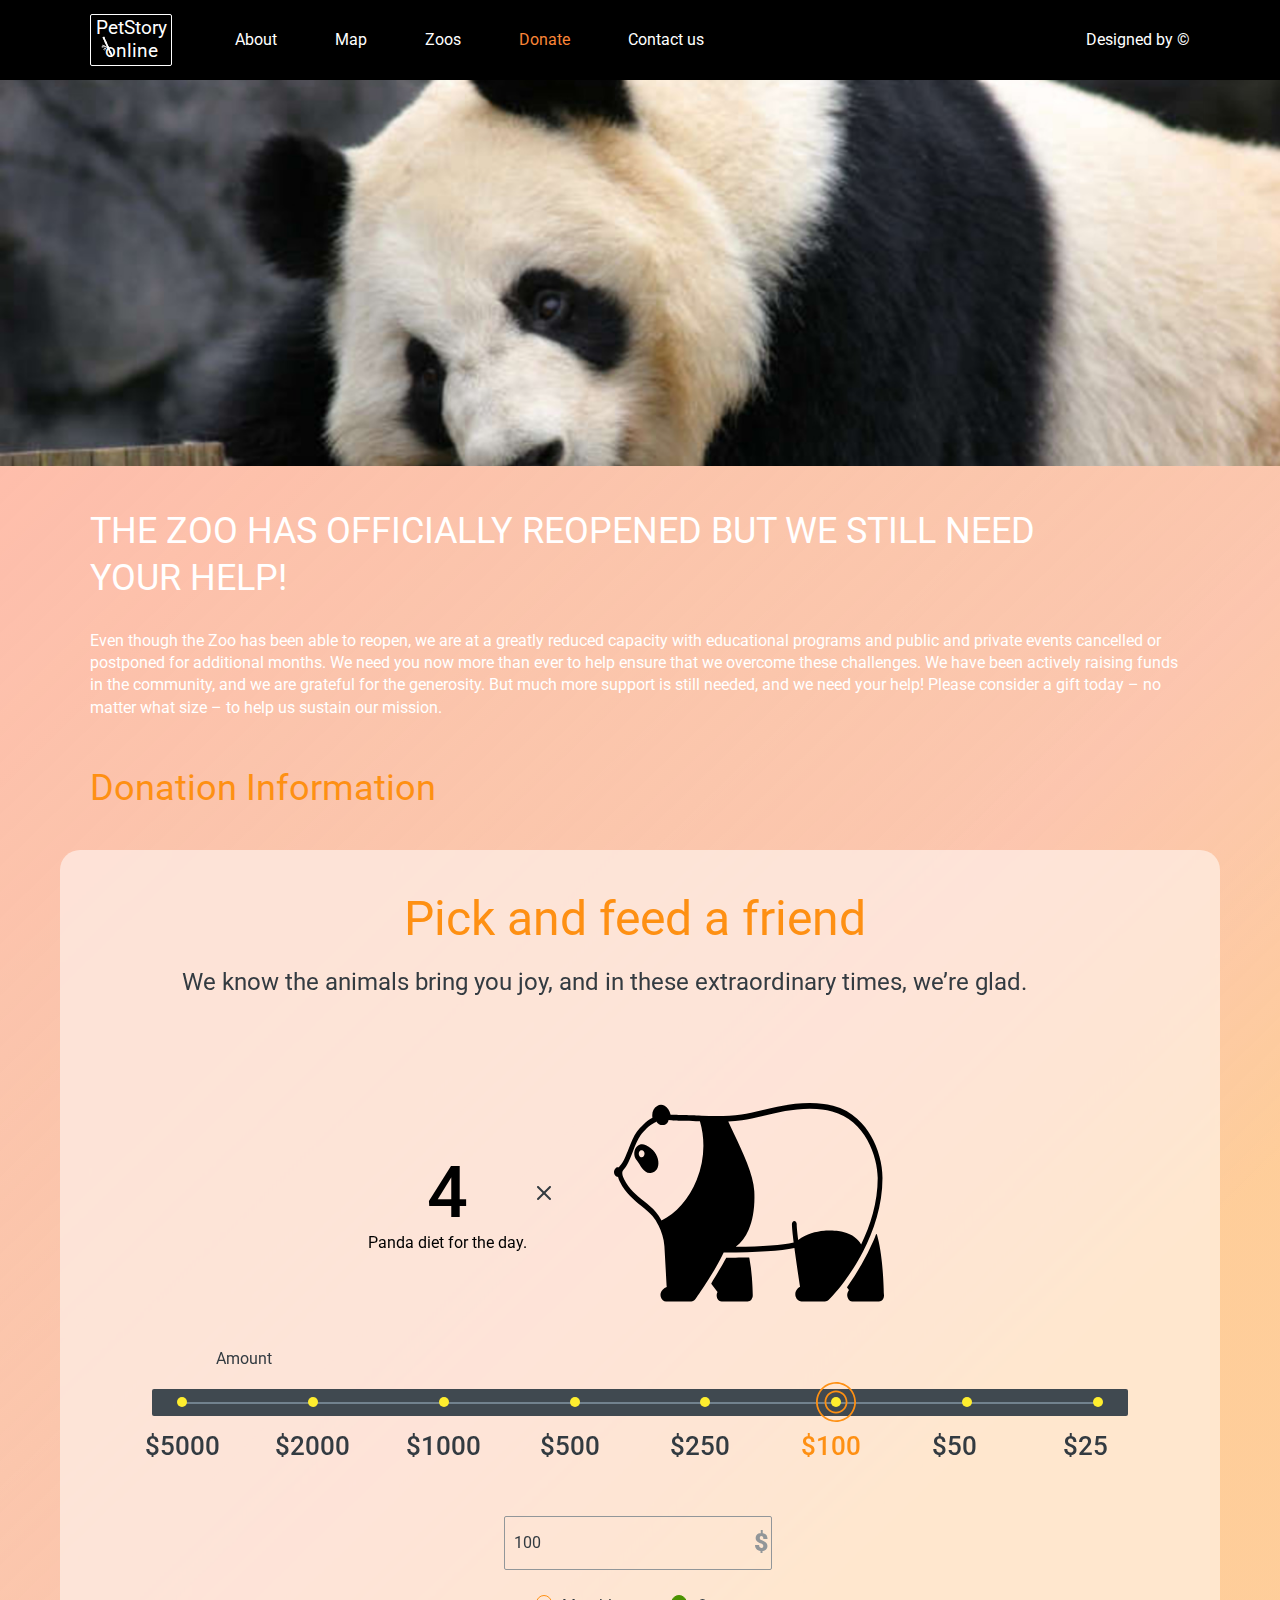
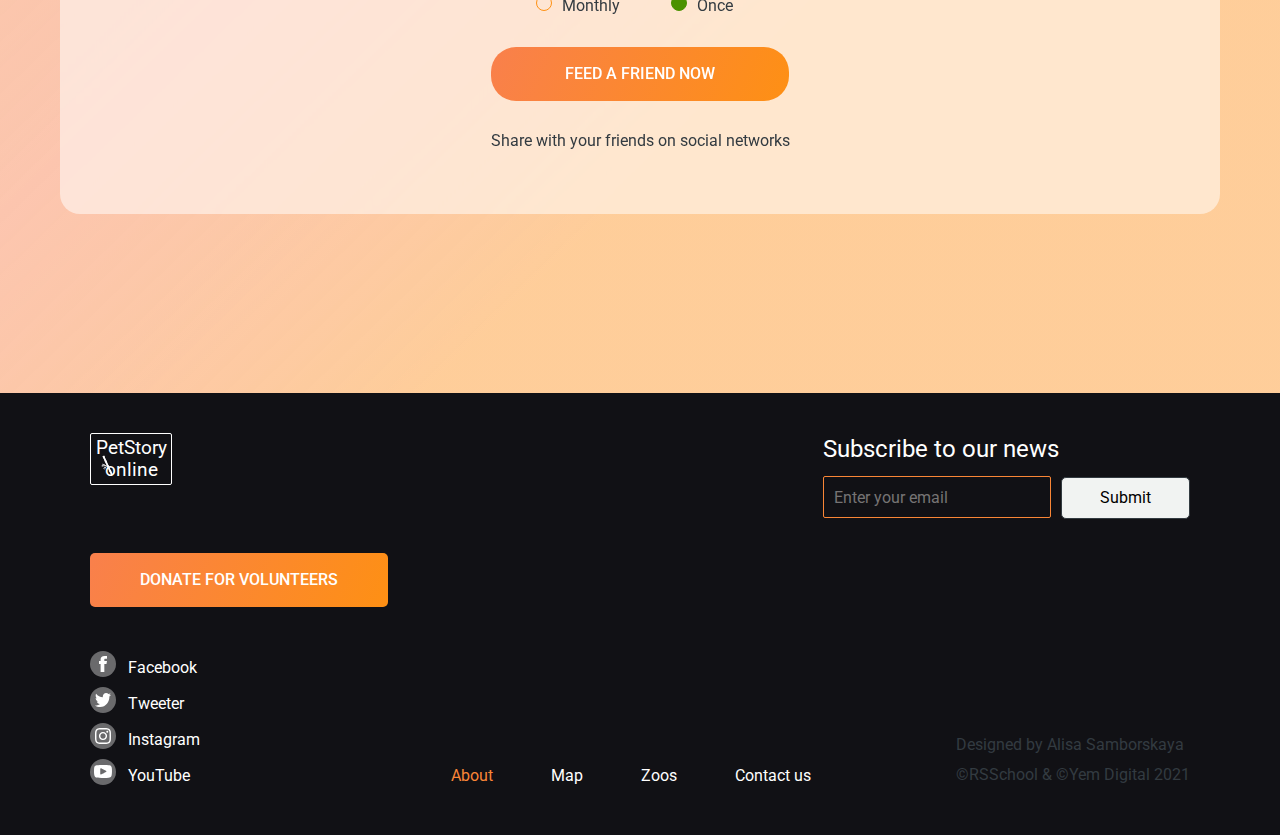
<file: pages/donate/index.html>
<!DOCTYPE html>
<html lang="en">

<head>
    <meta charset="UTF-8" />
    <meta http-equiv="X-UA-Compatible" content="IE=edge" />
    <meta name="viewport" content="width=device-width, initial-scale=1.0" />
    <link href="https://fonts.googleapis.com/css2?family=Roboto:wght@300;400;500;700&display=swap" rel="stylesheet" />
    <link rel="stylesheet" href="../../assets/style/normalize.css" />
    <link rel="stylesheet" href="../../assets/style/styles.css" />
    <link rel="stylesheet" href="../donate/style.css"/>
    <title>Online-zoo</title>
</head>

<body>
    <!-- <div class="container"> -->
    <div id="mobile-menu-bg" class="mobile-menu-bg">
    </div>
    <header id="header" class="header">
        <div class="inner-header container">
            <table class="logo">
                <td>
                    <h1 class="logo-text">
                        <a href="../main/index.html">
                            <img class="white-bamboo" src="../../assets/icons/bamboo.svg" alt="" />
                            <!-- <img class="orange-bamboo" src="../../assets/images/bamboo-orange.svg" alt="" /> -->
                            PetStory<br />
                            online
                        </a>
                    </h1>
                </td>
            </table>
            <nav>
                <ul class="nav-menu">
                    <li><a href="../main/index.html">About</a></li>
                    <li><a href="#">Map</a></li>
                    <li><a href="#">Zoos</a></li>
                    <li><a href="../donate/index.html" class="active-tab">Donate</a></li>
                    <li><a href="#">Contact us</a></li>
                    <li class="designed-link"><a
                            href="https://www.figma.com/file/ypzT9idgAILaSRVRmDAJxn/online-zoo-3-weeks">
                            Designed by ©
                        </a></li>
                </ul>

            </nav>
            <div class="figma-link right-corner">
                <div class="hamburger" id="hamburger2">
                    <span></span>
                    <span></span>
                    <span></span>
                    <span></span>
                </div>
                <a href="https://www.figma.com/file/ypzT9idgAILaSRVRmDAJxn/online-zoo-3-weeks">
                    Designed by ©
                </a>
            </div>
        </div>

    </header>
    <main>
        <section class="panda"></section>
        <section class="need-help">
            <div class="inner-need-help container">
                <h3>
                    THE ZOO HAS OFFICIALLY REOPENED BUT WE STILL NEED YOUR HELP!
                </h3>
                <p>
                    Even though the Zoo has been able to reopen, we are at a greatly
                    reduced capacity with educational programs and public and private
                    events cancelled or postponed for additional months. We need you
                    now more than ever to help ensure that we overcome these
                    challenges. We have been actively raising funds in the community,
                    and we are grateful for the generosity. But much more support is
                    still needed, and we need your help! Please consider a gift today
                    – no matter what size – to help us sustain our mission.
                </p>
                <h3 class="info-header">Donation Information</h3>
            </div>
            <!-- </section> -->
            <!-- <section class="donation-info"> -->
            <div class="pick-feed container">
                <h2>Pick and feed a friend </h2>
                <p class="subtitle">
                    We know the animals bring you joy, and in these extraordinary
                    times, we’re glad.
                </p>
                <figure>
                    <figcaption>
                        <div class="count">
                            <p>4</p>
                            <p>Panda diet for the day.</p>
                        </div>

                    </figcaption>
                    <div class="x"> <img src="../../assets/icons/x_icon.svg" alt=""> </div>
                    <img src="../../assets/images/panda_widget1.svg" alt="panda" />
                </figure>

                <form action="" class="container">
                    <fieldset class="amount">
                        <legend>Amount</legend>
                        <div class="range-holder">
                            <hr>
                            <div class="choose-amount">
                                <div class="input-label-holder sum5000">
                                    <input type="radio" name="radios" id="sum-5000" value="5000" />
                                    <label for="sum-5000"><img src="../../assets/icons/EllipseYellow.svg"> <img
                                            src="../../assets/icons/roller_icon.svg" class="checked"> </label>
                                    <p class="sum-value">$5000</p>
                                </div>
                                <div class="input-label-holder sum2000">
                                    <input type="radio" name="radios" id="sum-2000" value="2000" />
                                    <label for="sum-2000"><img src="../../assets/icons/EllipseYellow.svg"> <img
                                            src="../../assets/icons/roller_icon.svg" class="checked"></label>
                                    <p>$2000</p>
                                </div>
                                <div class="input-label-holder sum1000">
                                    <input type="radio" name="radios" id="sum-1000" value="1000" />
                                    <label for="sum-1000"><img src="../../assets/icons/EllipseYellow.svg"> <img
                                            src="../../assets/icons/roller_icon.svg" class="checked"></label>
                                    <p>$1000</p>
                                </div>

                                <div class="input-label-holder sum500">
                                    <input type="radio" name="radios" id="sum-500" value="500" />
                                    <label for="sum-500"><img src="../../assets/icons/EllipseYellow.svg"> <img
                                            src="../../assets/icons/roller_icon.svg" class="checked"></label>
                                    <p id="d500">$500</p>
                                </div>

                                <div class="input-label-holder sum250">
                                    <input type="radio" name="radios" id="sum-250" value="250" />
                                    <label for="sum-250"><img src="../../assets/icons/EllipseYellow.svg"> <img
                                            src="../../assets/icons/roller_icon.svg" class="checked"></label>
                                    <p id="d250">$250</p>
                                </div>

                                <div class="input-label-holder sum100">
                                    <input type="radio" name="radios" id="sum-100" value="100" checked />
                                    <label for="sum-100"><img src="../../assets/icons/EllipseYellow.svg"> <img
                                            src="../../assets/icons/roller_icon.svg" class="checked"></label>
                                    <p id="d100">$100</p>
                                </div>

                                <div class="input-label-holder sum50">
                                    <input type="radio" name="radios" id="sum-50" value="50" />
                                    <label for="sum-50"><img src="../../assets/icons/EllipseYellow.svg"> <img
                                            src="../../assets/icons/roller_icon.svg" class="checked"></label>
                                    <p id="d50">$50</p>
                                </div>
                                <div class="input-label-holder sum25">
                                    <input type="radio" name="radios" id="sum-25" value="25" />
                                    <label for="sum-25"><img src="../../assets/icons/EllipseYellow.svg"> <img
                                            src="../../assets/icons/roller_icon.svg" class="checked"></label>
                                    <p id="d25">$25</p>
                                </div>

                                <input type="radio" name="radios" id="custom" value="custom" class="reset-radios" />

                            </div>
                        </div>


                        <label class="num-input"><input type="number" name="custom-amount" min="1" max="9999"
                                placeholder="Another amount" value="100" id="amount-input" />
                            <p>$</p>
                        </label>
                    </fieldset>
                    <div class="term">
                        <fieldset class="term">
                            <input type="radio" name="term" id="monthly" value="monthly" />

                            <label for="monthly"><img src="../../assets/icons/orangedot.svg"><img
                                    src="../../assets/icons/radio-dot-green.svg" class="checked">Monthly</label>
                            <input type="radio" name="term" id="once" value="once" checked />

                            <label for="once"><img src="../../assets/icons/orangedot.svg"><img
                                    src="../../assets/icons/radio-dot-green.svg" class="checked">Once</label>
                        </fieldset>
                    </div>
                    <form action="../donate/index.html">
                        <input type="submit" value="FEED A FRIEND NOW" class="feed-btn btn btn-look">
                        <a href="../donate/index.html" class="btn"></a>
                        </input>
                    </form>
                </form>
                <p class="share-friends">Share with your friends on social networks</p>
            </div>
            <div class="dot">.</div>
        </section>
    </main>
    <footer>
        <div class="inner-footer container">
            <div class="donate-subscribe-line">
                <div class="col">
                    <table class="logo">
                        <td>
                            <p class="logo-text">
                                <a href="../main/index.html">
                                    <img src="../../assets/icons/bamboo.svg" alt="" />
                                    PetStory
                                    online
                                </a>
                            </p>
                        </td>
                    </table>
                    <form class="donate-btn big-screen" action="../donate/index.html">
                        <button class="sqwr"><a href="../donate/index.html" class="btn">DONATE FOR
                                VOLUNTEERS</a></button></form>
                </div>
                <div class="col subscribe">
                    <p class="subtitle">Subscribe to our news</p>
                    <form class="subscribe-inputs" action="/#">
                        <input type="email" name="user-mail" id="user-mail" placeholder="Enter your email" />
                        <input type="submit" value="Submit" />
                    </form>
                    <ul class="socials side-icons">
                        <li class="social">
                            <a href="https://www.facebook.com/">
                                <img src="../../assets/icons/facebook.svg" class="socials-icon-wrap">
                                <img src="../../assets/icons/fb.svg" alt="social-icon" class="social-icon" />

                        </li>
                        <li class="social">
                            <a href="https://twitter.com/">
                                <img src="../../assets/icons/twitter.svg" class="socials-icon-wrap">
                                <img src="../../assets/icons/tw.svg" alt="social-icon" class="social-icon" />
                            </a>
                        </li>
                        <li class="social">
                            <a href="https://www.instagram.com/">
                                <img src="../../assets/icons/IG.svg" class="socials-icon-wrap">
                                <img src="../../assets/icons/ig (2).svg" alt="social-icon" class="social-icon" />
                            </a>
                        </li>
                        <li class="social">
                            <a href="https://www.youtube.com/"><img src="../../assets/icons/youtube.svg"
                                    class="socials-icon-wrap"><img src="../../assets/icons/YT.svg"
                                    alt="social-icon" class="social-icon" />
                            </a>
                        </li>
                    </ul>
                </div>
            </div>
            <div class="nav-lists-line">
                <div class="col">
                    <ul class="socials">
                        <li class="social">
                            <a href="https://www.facebook.com/">
                                <img src="../../assets/icons/facebook.svg" class="socials-icon-wrap">
                                <img src="../../assets/icons/fb.svg" alt="social-icon" class="social-icon" />
                                <span>Facebook</span></a>
                        </li>
                        <li class="social">
                            <a href="https://twitter.com/">
                                <img src="../../assets/icons/twitter.svg" class="socials-icon-wrap">
                                <img src="../../assets/icons/tw.svg" alt="social-icon" class="social-icon" />
                                <span>Tweeter</span></a>
                        </li>
                        <li class="social">
                            <a href="https://www.instagram.com/">
                                <img src="../../assets/icons/IG.svg" class="socials-icon-wrap">
                                <img src="../../assets/icons/ig (2).svg" alt="social-icon" class="social-icon" />
                                <span>Instagram</span></a>
                        </li>
                        <li class="social">
                            <a href="https://www.youtube.com/"><img src="../../assets/icons/youtube.svg"
                                    class="socials-icon-wrap"><img src="../../assets/icons/YT.svg"
                                    alt="social-icon" class="social-icon" />
                                <span>YouTube</span></a>
                        </li>
                    </ul>
                </div>
                <form class="donate-btn mobile-screen" action="../donate/index.html">
                    <button class="sqwr"><a href="../donate/index.html" class="btn">DONATE FOR VOLUNTEERS</a></button>
                </form>

                <div class="col">
                    <nav class="bottom-nav">
                        <ul class="nav-menu">
                            <li><a href="index.html" class="active-tab">About</a></li>
                            <li><a href="#">Map</a></li>
                            <li><a href="#">Zoos</a></li>
                            <li><a href="#">Contact us</a></li>
                        </ul>
                    </nav>
                </div>
                <div class="author">
                    <p>Designed by Alisa Samborskaya</p>
                    <p>©RSSchool & ©Yem Digital 2021</p>
                </div>
            </div>



        </div>
        </div>
    </footer>
    <!-- </div> -->
    <!-- <script src="../../assets/scripts/donate.js"></script> -->
</body>

</html>
</file>
<file: assets/style/styles.css>
*,
*::before,
*::after {
  margin: 0;
  padding: 0;
  list-style-type: none;
  font-family: "Roboto", sans-serif;
  color: #333b41;
  box-sizing: border-box;
}

* input:focus,
* input:active,
* input:focus-visible {
  border: none;
  outline: none;
  outline-color: none;
  outline-style: none;
  outline-width: 0px;
}

fieldset {
  border: none;
  padding: 0;
  margin: 0;
}

:root {
  --simple-orange: #fa8537;
  --simple-orange-fe: #fe9013;
  --green-color: #4b9200;
  --black-blue-color: #333b41;
  --gray-color: #767474;
  --gray-smoky-color: #ababab;
  --light-gray-color: #f1f3f2;
  --grosted-glass: rgba(253, 253, 255, 0.52);
  --yellow-color: #ffee2e;
  --orange-gradient: linear-gradient(
      315.75deg,
      rgba(254, 210, 144, 0.7) 30.06%,
      #febdab 100.95%,
      rgba(254, 210, 144, 0.7) 106.36%
    ),
    linear-gradient(
      315.75deg,
      rgba(254, 189, 171, 0.74) 30.06%,
      rgba(243, 169, 248, 0.66) 50.74%,
      #e0d8f0 80.49%,
      #eaf7fe 127.9%,
      #eaf7fe 149.54%
    ),
    linear-gradient(
      315.75deg,
      rgba(254, 189, 171, 0.74) 30.06%,
      rgba(243, 169, 248, 0.66) 50.74%,
      #e0d8f0 80.49%,
      #eaf7fe 127.9%,
      #eaf7fe 149.54%
    );
  --pint-gradient: linear-gradient(
      315.75deg,
      rgba(254, 189, 171, 0.74) 30.06%,
      rgba(243, 169, 248, 0.66) 50.74%,
      #e0d8f0 80.49%,
      #eaf7fe 127.9%,
      #eaf7fe 149.54%
    ),
    linear-gradient(
      315.75deg,
      rgba(254, 189, 171, 0.74) 30.06%,
      rgba(243, 169, 248, 0.66) 50.74%,
      #e0d8f0 80.49%,
      #eaf7fe 127.9%,
      #eaf7fe 149.54%
    );
  --red-color: #d31414;
  --btn1-def-color: linear-gradient(113.96deg, #f9804b 1.49%, #fe9013 101.44%);
  --btn1-hover-color: #e47209;
  --btn1-active-color: #4b9200;
  --btn1-disabled-color: #767474;
}

a {
  text-decoration: none;
}

p {
  -webkit-margin-before: 0;
          margin-block-start: 0;
  -webkit-margin-after: 0;
          margin-block-end: 0;
  font-size: 16px;
  line-height: 130%;
  letter-spacing: normal;
}

ul {
  -webkit-padding-start: 0;
          padding-inline-start: 0;
}

figure {
  margin: 0;
}

blockquote {
  margin: 0;
}

table {
  border-spacing: 0;
}

a:hover {
  cursor: pointer;
}

button,
.btn-look {
  width: 298px;
  height: 54px;
  text-align: center;
  background: var(--btn1-def-color);
  color: white;
  border: none;
  border-radius: 25px;
  cursor: pointer;
}
button.sqwr,
.btn-look.sqwr {
  border-radius: 5px;
}
button:hover,
.btn-look:hover {
  background: var(--btn1-hover-color);
}
button:active,
.btn-look:active {
  background-color: var(--btn1-active-color);
}
button:disabled,
.btn-look:disabled {
  background-color: var(--btn1-disabled-color);
}

.btn {
  font-weight: 500;
  font-size: 16px;
  line-height: 140%;
  text-align: center;
  text-transform: uppercase;
  color: #ffffff;
}

.subscribe .subtitle {
  color: white;
  margin-top: 2px;
  margin-bottom: 12px;
}

.subscribe-inputs input:first-of-type {
  width: 228px;
  height: 42px;
  border: 0.7px solid #fa8636;
  background-color: #111115;
  border-radius: 2px;
  margin-right: 6px;
}
.subscribe-inputs input:first-of-type::-moz-placeholder {
  padding-left: 10px;
  color: var(--gray-color);
}
.subscribe-inputs input:first-of-type:-ms-input-placeholder {
  padding-left: 10px;
  color: var(--gray-color);
}
.subscribe-inputs input:first-of-type::placeholder {
  padding-left: 10px;
  color: var(--gray-color);
}
.subscribe-inputs input:first-of-type:focus, .subscribe-inputs input:first-of-type:active {
  border: 1px solid #4b9200;
}
.subscribe-inputs input:first-of-type:focus ~ input, .subscribe-inputs input:first-of-type:active ~ input {
  border: 1px solid #4b9200;
  color: #4b9200;
}
.subscribe-inputs input:first-of-type:invalid {
  border: 0.7px solid #d31414;
}
.subscribe-inputs input:first-of-type:invalid ~ input {
  border: 1px solid #d31414;
  color: #d31414;
}
.subscribe-inputs input:last-of-type {
  width: 129px;
  height: 42px;
  border: 1px solid #333b41;
  background-color: var(--light-gray-color);
  border-radius: 5px;
  color: #000000;
}
.subscribe-inputs input:last-of-type:hover {
  border: 1px solid #4b9200;
  color: var(--green-color);
}
.subscribe-inputs input:last-of-type:focus {
  border: 1px solid #4b9200;
  color: var(--green-color);
}
.subscribe-inputs input:last-of-type:invalid {
  border: 0.7px solid #d31414;
}

.small-p {
  font-family: "Roboto";
  font-style: normal;
  font-weight: 300;
  font-size: 16px;
  line-height: 120%;
}

body._lock {
  overflow: hidden;
}

h3 {
  font-style: normal;
  font-weight: 400;
  font-size: 36px;
  line-height: 130%;
  letter-spacing: normal;
}

h2 {
  font-weight: 400;
  font-size: 48px;
  line-height: 120%;
  margin: 0;
}

.subtitle {
  font-weight: 400;
  font-size: 24px;
  line-height: 120%;
}

.container {
  max-width: 1160px;
  margin: 0 auto;
}

header {
  background-color: #000000;
  padding-top: 14px;
  padding-bottom: 14px;
  position: relative;
  z-index: 10;
}

.inner-header {
  display: flex;
  align-items: center;
  padding: 0 0px;
}

.mobile-manu-bg {
  display: none;
}

.logo {
  display: table;
  width: 82px;
  height: 52px;
  border: 1px solid;
  border-color: white;
  border-radius: 2px;
}

.orange-bamboo {
  display: none;
}

.logo-text {
  position: relative;
  color: white;
  text-align: center;
  line-height: 120%;
  font-size: 19px;
}

td h1 {
  margin: 0;
}

.logo-text a {
  margin: auto;
  font-weight: 400;
  position: relative;
  font-weight: 400;
  color: white;
  text-align: center;
  line-height: 120%;
  font-size: 19px;
}

.logo-text img {
  position: absolute;
  top: 19.6px;
  left: 5px;
}

.nav-menu {
  display: flex;
  vertical-align: middle;
}

.nav-menu li {
  margin-left: 58px;
}

.nav-menu li a,
header div a {
  color: white;
  transition: color 200ms ease-in-out;
}

a.active-tab {
  color: var(--simple-orange) !important;
  cursor: default;
}

.nav-menu li a:hover,
.linkFigma a:hover {
  color: var(--simple-orange);
}

header ul li:first-of-type {
  margin-left: 63px;
}

header a {
  color: white;
}

.designed-link {
  display: none;
}

header div {
  margin-left: auto;
}

.donate-subscribe-line {
  display: flex;
  justify-content: space-between;
  padding-top: 40px;
}

.nav-lists-line {
  display: flex;
  justify-content: space-between;
  align-items: flex-end;
  padding-bottom: 50px;
}

footer {
  background-color: #111115;
}
footer .logo {
  margin-bottom: 68px;
}
footer .nav-menu {
  margin-top: auto;
  margin-left: 65px;
}
footer .side-icons {
  display: none;
}

.author {
  font-weight: 400;
  color: white;
}
.author p:first-of-type {
  margin-bottom: 9px;
}

.socials {
  margin-top: 44px;
}

.socials li {
  margin-bottom: 10px;
}
.socials li:last-of-type {
  margin-bottom: 0;
}
.socials li .socials-icon-wrap {
  display: none;
}
.socials li .social-icon {
  display: inline;
}
.socials li a {
  display: flex;
  align-items: flex-end;
}
.socials li.social a:hover span {
  color: var(--green-color);
}
.socials li.social a:hover .socials-icon-wrap {
  display: inline;
}
.socials li.social a:hover .social-icon {
  display: none;
}

.donate-btn.mobile-screen {
  display: none;
}

.socials span {
  display: block;
  padding-left: 12px;
  color: white;
}

.author :hover {
  color: var(--green-color);
  text-decoration: underline;
  cursor: pointer;
}

.author :active {
  color: var(--green-color);
  text-decoration: underline;
  cursor: pointer;
}

@media screen and (max-width: 1350px) {
  .container {
    padding-left: 30px;
    padding-right: 30px;
  }
  footer .nav-menu {
    margin-left: 47px;
  }
  footer .clmn.subscribe {
    margin-right: 34px;
  }
}
@media screen and (max-width: 1300px) {
  .inner-header {
    padding: 0 30px;
  }
}
@media screen and (max-width: 1300px) and (max-width: 1070px) {
  .nav-menu li {
    margin-left: 48px;
  }
}
@media screen and (max-width: 1300px) and (max-width: 850px) {
  .nav-menu li {
    margin-left: 35px;
  }
  header ul li:first-of-type {
    margin-left: 53px;
  }
  footer .clmn.subscribe p, footer .clmn.subscribe form {
    display: none;
  }
  footer .nav-lists-line .clmn:first-of-type {
    display: none;
  }
  footer .nav-lists-line .clmn:nth-last-of-type(2) {
    width: 298px;
  }
  footer .nav-lists-line {
    justify-content: space-between;
    padding-bottom: 13px;
    margin-top: 40px;
  }
  footer .nav-menu {
    margin-left: 0;
  }
  .nav-menu li:first-of-type {
    margin-left: 0;
  }
  .donate-subscribe-line {
    padding-top: 13px;
  }
  footer .logo {
    margin-bottom: 32px;
  }
  footer .side-icons {
    display: block;
    margin-right: 0;
  }
  footer .clmn.subscribe {
    margin-right: 0;
  }
  footer .socials {
    margin-top: 0;
  }
  .socials li {
    margin-bottom: 20px;
  }
  footer .nav-menu {
    justify-content: space-between;
  }
}
@media screen and (max-width: 1300px) and (max-width: 750px) {
  .nav-menu li {
    margin-left: 20px;
  }
  header ul li:first-of-type {
    margin-left: 35px;
  }
}
@media screen and (max-width: 1300px) and (max-width: 700px) {
  header {
    padding: 0;
    position: fixed;
    width: 100%;
  }
  header .nav-menu {
    display: none;
  }
  .linkFigma a {
    display: none;
  }
  .inner-header {
    padding: 0 20px;
  }
  header .logo {
    width: auto;
    height: auto;
  }
  header .logo-text {
    line-height: 76%;
  }
  header .logo-text a {
    font-size: 12.3px;
    font-weight: 400;
  }
  header .logo-text a img {
    height: 15px;
    top: 15px;
    left: 3px;
  }
  .hamburger, #hamburger2 {
    width: 16px;
    height: 10px;
    position: relative;
    margin: 0px auto;
    transform: rotate(0deg);
    transition: 0.5s ease-in-out;
    cursor: pointer;
  }
  .hamburger span {
    display: block;
    position: absolute;
    height: 2px;
    width: 100%;
    background: #ffffff;
    border-radius: 9px;
    opacity: 1;
    left: 0;
    transform: rotate(0deg);
    transition: 0.25s ease-in-out;
  }
  .hamburger span:nth-child(1) {
    top: 0px;
  }
  .hamburger span:nth-child(2) {
    top: 4px;
  }
  .hamburger span:nth-child(4) {
    top: 8px;
  }
  .hamburger.open span:nth-child(1) {
    top: 18px;
    width: 0%;
    left: 50%;
    background: var(--simple-orange);
  }
  .hamburger.open span:nth-child(2) {
    transform: rotate(45deg);
    background: var(--simple-orange);
  }
  .hamburger.open span:nth-child(3) {
    transform: rotate(-45deg);
    top: 4px;
    background: var(--simple-orange);
  }
  .hamburger.open span:nth-child(4) {
    top: 18px;
    width: 0%;
    left: 50%;
    background: var(--simple-orange);
  }
  header .logo {
    border: none;
  }
}
@media screen and (max-width: 1300px) {
  ._main {
    display: block;
    min-height: 100vh;
    overflow: auto;
    width: 100%;
    overflow: auto;
    background: rgba(0, 0, 0, 0.5);
    position: absolute;
    z-index: 7;
  }
}
@media screen and (max-width: 1300px) {
  .mobile-menu {
    background-color: rgba(0, 0, 0, 0);
    position: absolute;
    width: auto;
    left: 18%;
    top: 24%;
    width: 60%;
  }
  .mobile-menu .logo {
    display: table;
    width: 55px;
    height: 35px;
    border: 1px solid;
    border-color: var(--simple-orange);
    border-radius: 2px;
    position: relative;
    top: 10px;
  }
  .mobile-menu .orange-bamboo {
    display: inline;
  }
  .mobile-menu .white-bamboo {
    display: none;
  }
  .mobile-menu .logo-text {
    padding-top: 0;
  }
  .mobile-menu h1.logo-text a {
    color: var(--simple-orange);
  }
  .mobile-menu .nav-menu li a:hover {
    color: var(--simple-orange);
  }
  .mobile-menu .inner-header {
    position: relative;
    background: white;
    min-height: 60%;
    height: auto;
    border-radius: 2px;
    flex-direction: column;
    align-items: flex-start;
  }
  .mobile-menu .right-corner {
    position: absolute;
    top: -20px;
    right: -30px;
  }
  .mobile-menu .nav-menu {
    display: flex;
    flex-direction: column;
  }
  .mobile-menu .nav-menu a {
    color: var(--simple-orange);
  }
  .mobile-menu .designed-link {
    display: block;
  }
  .mobile-menu .nav-menu li {
    padding-left: 0;
    margin-left: 0;
    padding-top: 15px;
  }
  .mobile-menu .nav-menu li:first-of-type {
    padding-top: 30px;
  }
  .mobile-menu .nav-menu li:last-of-type {
    padding-bottom: 40px;
  }
  .mobile-menu .nav-menu li a, .mobile-menu .nav-menu li a.active-tab {
    color: #333B41;
  }
}
@media screen and (max-width: 620px) {
  footer .donate-subscribe-line .clmn:first-of-type {
    margin: auto;
  }
  footer .donate-subscribe-line {
    padding-top: 20px;
  }
  footer .logo {
    display: block;
    margin-bottom: 30px;
    margin-left: auto;
    margin-right: auto;
    width: auto;
    height: auto;
    border: none;
  }
  footer .logo-text img {
    top: -2px;
    left: 73px;
  }
  footer table, footer tbody, footer td, footer tr, footer a {
    display: block;
  }
  footer .side-icons {
    display: none;
  }
  footer .donate-btn.big-screen {
    display: none;
  }
  footer .donate-btn.mobile-screen {
    display: block;
  }
  footer .nav-lists-line {
    flex-direction: column;
    padding-bottom: 23px;
    margin-top: 0;
    align-items: center;
  }
  footer .author {
    margin-top: 30px;
    align-self: flex-end;
  }
  footer .author p {
    color: rgba(255, 255, 255, 0.5);
    font-weight: 100;
  }
  footer .nav-lists-line .clmn:first-of-type {
    display: block;
    margin: auto;
  }
  footer .nav-lists-line .clmn:first-of-type ul {
    display: flex;
    justify-content: space-between;
  }
  footer .nav-lists-line .clmn:first-of-type ul span {
    display: none;
  }
  footer .nav-lists-line .clmn:nth-last-of-type(2) {
    margin-top: 30px;
    order: 3;
  }
  footer .nav-lists-line .clmn ul {
    margin-left: 10px;
    margin-right: 10px;
  }
  footer .socials li {
    margin-right: 30px;
    margin-bottom: 30px;
  }
  footer .socials li:last-of-type {
    margin-right: 0;
  }
}
@media screen and (max-width: 340px) {
  .inner-header {
    padding: 0 10px;
  }
  .logo-text {
    line-height: 70%;
  }
}
</file>
<file: pages/donate/style.css>
.panda {
    height: 386px;
    background: url(../../assets/images/Panda.png);
    background-repeat: no-repeat;
    background-size: cover;
}

.need-help {
    background: var(--orange-gradient);
    position: relative;
}

.need-help h3 {
    color: white;
    padding-top: 42px;
}

.need-help h3:last-of-type {
    color: var(--simple-orange-fe);
}

.need-help .inner-need-help>p {
    color: white;
    padding-top: 9px;
    font-style: normal;
    font-weight: 400;
    font-size: 16px;
    line-height: 22.4px;
    letter-spacing: normal;
}

.pick-feed {
    background: rgba(255, 255, 255, 0.52);
    -webkit-backdrop-filter: blur(2px);
    backdrop-filter: blur(2px);
    border-radius: 20px;
    margin: 61px auto 161px auto;
}

.pick-feed h2 {
    padding-top: 40px;
    color: var(--simple-orange-fe);
    text-align: center;
    padding-right: 10px;
}

.pick-feed .subtitle {
    color: var(--black-blue-color);
    padding-left: 92px;
    padding-top: 20px;
}

figure {
    display: flex;
    justify-content: flex-start;
    align-items: center;
    max-width: 545px;
    margin: 60px auto 48px auto;
    padding-right: 8px;
}

figure figcaption {
    display: flex;
}

figure figcaption .count {
    text-align: center;
    padding-top: 59px;
}

figure figcaption .count p {
    color: black;
}

figure figcaption .count p:first-of-type {
    font-weight: 500;
    font-size: 72px;
    line-height: 80%;
}

figure figcaption .count p:last-of-type {
    padding-top: 12px;
}

figure .x {
    align-content: flex-start;
    padding-top: 32px;
    padding-left: 10px;
}

figure img {
    margin-left: auto;
    padding-right: 7px;
}

.range-holder {
    background: #404950;
    border-radius: 2px;
    max-width: 976px;
    height: 27px;
    margin: auto;
    margin-top: 20px;
}

.range-holder hr {
    position: relative;
    top: 13px;
    margin: auto;
    border: #72828E 1px solid;
    margin-right: 32px;
    margin-left: 32px;
}

input.reset-radios {
    display: none;
}

.choose-amount {
    display: flex;
    margin: auto;
    height: 17px;
    justify-content: space-between;
    padding-top: 2px;
}

.choose-amount .input-label-holder {
    display: flex;
    position: relative;
    flex-direction: column;
    align-items: center;
}

.choose-amount .input-label-holder label {
    position: relative;
    margin-bottom: 20px;
    cursor: pointer;
    padding-right: 25px;
    padding-left: 25px;
}

.choose-amount .input-label-holder .checked {
    display: none;
    position: absolute;
    bottom: -11px;
    right: 10px;
    transition: all 200ms ease-out;
}

.choose-amount .input-label-holder input[type=radio] {
    display: none;
}

.choose-amount .input-label-holder input[type=radio]+label::before {
    content: "";
    position: absolute;
    display: block;
    width: 40px;
    height: 40px;
    border-radius: 50%;
    top: -10px;
    left: -10px;
    cursor: pointer;
}

.choose-amount .input-label-holder input[type=radio]:checked+label img.checked {
    display: inline;
}

.choose-amount .input-label-holder input[type=radio]:checked~p {
    color: var(--simple-orange-fe);
}

.choose-amount .input-label-holder p {
    position: absolute;
    top: 35px;
    font-weight: 500;
    font-size: 26px;
    line-height: 140%;
}

.choose-amount #d500,
.choose-amount #d250,
.choose-amount #d100,
.choose-amount #d50,
.choose-amount #d25 {
    left: -5px;
}

/*removes input number arrays-----------------------------*/
input::-webkit-inner-spin-button {
    -webkit-appearance: none;
    margin: 0;
}

/*-------------------------------------------------------*/
label.num-input {
    display: block;
    text-align: center;
}

input[type=number] {
    position: relative;
    left: 7px;
    margin: 100px auto 25px auto;
    height: 54px;
    width: 268px;
    background-color: rgba(255, 255, 255, 0);
    border: #929699 1px solid;
    border-radius: 2px;
    text-indent: 9px;
    -moz-appearance: textfield;
}

input[type=number] ::-moz-placeholder {
    color: #929699;
    font-weight: 400;
    font-size: 16px;
    line-height: 140%;
    margin-left: 9px;
}

input[type=number] :-ms-input-placeholder {
    color: #929699;
    font-weight: 400;
    font-size: 16px;
    line-height: 140%;
    margin-left: 9px;
}

input[type=number] ::placeholder {
    color: #929699;
    font-weight: 400;
    font-size: 16px;
    line-height: 140%;
    margin-left: 9px;
}

input[type=number]+p {
    display: inline;
    position: relative;
    left: -15px;
    top: 3px;
    font-weight: 900;
    font-size: 25px;
    color: #929699;
}

.feed-btn {
    text-align: center;
    margin: auto;
}

.share-friends {
    text-align: center;
    margin-top: 30px;
    padding-bottom: 62px;
}

legend {
    margin-left: 96px;
}

.feed-btn {
    display: block;
    margin: auto;
}

div.term {
    display: block;
    text-align: center;
    margin-bottom: 32px;
    padding-right: 12px;
}

div.term label:first-of-type {
    margin-right: 47px;
}

div.term input[type=radio] {
    display: none;
}

div.term img {
    padding-right: 10px;
}

div.term img:first-of-type {
    display: inline;
}

div.term img.checked {
    display: none;
}

div.term input[type=radio]:checked+label img {
    display: none;
}

div.term input[type=radio]:checked+label img.checked {
    display: inline;
}

.dot {
    visibility: hidden;
}

@media screen and (max-width: 1580px) {
    .hero {
        height: 390px;
        background-position-x: 29%;
    }

    .need-help h3 {
        margin-right: 10%;
    }

    .need-help .inner-need-help>p {
        margin-top: 19px;
    }

    .need-help .info-header {
        padding-top: 46px;
    }

    .pick-feed {
        margin-top: 38px;
    }
}

@media screen and (max-width: 1230px) {
    .pick-feed {
        margin-left: 30px;
        margin-right: 30px;
        margin-bottom: 11px;
    }

    .pick-feed h2 {
        padding-top: 20px;
    }

    .pick-feed .subtitle {
        padding-top: 13px;
        padding-left: 18px;
    }

    .pick-feed fieldset {
        padding-right: 5px;
        padding-left: 5px;
    }

    .pick-feed .sum5000 {
        display: none;
    }

    .choose-amount .input-label-holder label {
        padding-left: 10px;
        padding-right: 10px;
    }

    .pick-feed hr {
        margin-right: 17px;
        margin-left: 17px;
    }

    .choose-amount .input-label-holder .checked {
        right: -5px;
    }

    .pick-feed .sum2000 p,
    .pick-feed .sum1000 p {
        margin-left: 40px;
    }

    .pick-feed input[type=number] {
        margin-top: 98px;
        margin-bottom: 26px;
    }

    div.term {
        margin-bottom: 30px;
    }

    .share-friends {
        padding-bottom: 47px;
    }

    footer .nav-menu {
        margin-left: 73px;
    }
}

@media screen and (max-width: 900px) {
    .pick-feed .sum2000 {
        display: none;
    }
}

@media screen and (max-width: 780px) {
    .need-help h3 {
        font-size: 24px;
        padding-top: 28px;
        margin-right: auto;
    }

    .pick-feed {
        margin-top: 30px;
        margin-left: 20px;
        margin-right: 20px;
        margin-bottom: 28px;
    }

    div.pick-feed.container {
        padding-left: 0;
        padding-right: 0;
    }

    form.container {
        padding-left: 0;
        padding-right: 0;
    }

    .pick-feed fieldset {
        padding-left: 0;
        padding-right: 0;
    }

    .choose-amount .input-label-holder label {
        padding-left: 35px;
        padding-right: 35px;
    }

    .pick-feed hr {
        margin-right: 35px;
        margin-left: 35px;
    }

    .pick-feed h2 {
        padding-top: 30px;
        padding-right: 0;
    }

    .pick-feed .subtitle {
        padding-top: 20px;
        text-align: center;
        padding-left: 0;
    }

    .pick-feed .sum1000 {
        display: none;
    }

    .pick-feed figure {
        margin-top: 50px;
        padding-right: 4px;
        margin-bottom: 43px;
    }

    .range-holder {
        margin-top: 11px;
    }

    figure figcaption .count p:first-of-type {
        padding-right: 5px;
    }

    legend {
        margin-left: 10px;
    }

    .choose-amount #d500,
    .choose-amount #d250,
    .choose-amount #d100,
    .choose-amount #d50,
    .choose-amount #d25 {
        left: 15px;
    }

    .choose-amount .input-label-holder .checked {
        right: 20px;
    }

    .hero {
        height: 369px;
        background-position-x: 37%;
        background-size: 218%;
    }

    .pick-feed input[type=number] {
        height: 42px;
        width: 179px;
        margin-bottom: 33px;
    }

    .inner-need-help.container {
        padding-left: 20px;
    }

    .need-help .inner-need-help>p {
        padding-top: 0;
    }

    .need-help .info-header {
        font-size: 36px;
        padding-top: 28px;
    }

    .share-friends {
        padding-bottom: 30px;
    }

    .inner-footer.container {
        padding-left: 20px;
        padding-right: 20px;
    }

    footer .nav-menu {
        margin-left: 0;
    }
}

@media screen and (max-width: 700px) {
    .hero {
        background-position-y: 34px;
    }
}

@media screen and (max-width: 635px) {
    .hero {
        background-position-y: 30px;
        background-size: 270%;
    }
}

@media screen and (max-width: 600px) {
    .less-lh {
        padding-right: 20px;
    }
}

@media screen and (max-width: 530px) {
    .hero {
        background-position-y: 30px;
        background-size: 280%;
    }
}

@media screen and (max-width: 500px) {
    .hero {
        height: 221px;
        background-position-x: 33%;
        background-size: 248%;
    }

    .inner-need-help.container {
        padding-left: 10px;
        padding-right: 10px;
    }

    .need-help .inner-need-help>p {
        line-height: 22px;
    }

    .need-help h3:last-of-type {
        font-size: 24px;
    }

    .pick-feed h2 {
        font-size: 24px;
        padding-top: 20px;
    }

    .pick-feed {
        margin-left: 10px;
        margin-right: 10px;
        margin-top: 28px;
        margin-bottom: 4px;
    }

    .pick-feed .subtitle {
        font-size: 16px;
        padding-top: 11px;
    }

    figure {
        margin: 0;
    }

    .pick-feed legend {
        margin-left: 0;
    }

    .pick-feed figure {
        margin-top: 14px;
        padding-top: 0;
        padding-right: 0;
        margin-bottom: 5px;
    }

    figure img {
        max-width: 53%;
        padding-right: 0;
    }

    figure .x {
        padding-left: 0;
        padding-top: 9px;
    }

    figure figcaption .count p:first-of-type {
        font-size: 40.6px;
        margin-top: 30px;
    }

    figure figcaption .count p:last-of-type {
        font-size: 9px;
    }

    figure figcaption .count {
        padding-top: 0;
        min-width: 95px;
    }

    figure figcaption .count p:last-of-type {
        padding-top: 8px;
    }

    .choose-amount .input-label-holder p {
        font-size: 13px;
        top: 22px;
    }

    .choose-amount .input-label-holder {
        top: -6px;
    }

    .choose-amount .input-label-holder label {
        padding-left: 17.5px;
        padding-right: 17.5px;
    }

    .choose-amount .input-label-holder label img:first-of-type {
        height: 50%;
        width: 50%;
    }

    .choose-amount .input-label-holder label img:last-of-type {
        height: 114%;
        width: 114%;
    }

    .range-holder {
        height: 13.5px;
    }

    .pick-feed hr {
        margin-right: 22px;
        margin-left: 22px;
        top: 6px;
    }

    .choose-amount #d500,
    .choose-amount #d250,
    .choose-amount #d100,
    .choose-amount #d50,
    .choose-amount #d25 {
        left: 8px;
    }

    .pick-feed input[type=number] {
        margin-top: 50px;
        margin-bottom: 25px;
    }

    .choose-amount .input-label-holder .checked {
        right: -1px;
        top: -1px;
    }

    fieldset.term {
        padding-right: 10px;
    }

    div.term {
        margin-bottom: 28px;
    }

    .share-friends {
        font-size: 15.5px;
        padding-bottom: 20px;
    }

    .author {
        position: relative;
        right: -5px;
    }

    .author p {
        letter-spacing: -0.5px;
    }
}

@media screen and (max-width: 400px) {
    .the-backstage h2 {
        margin-right: 10px;
    }
}
</file>
